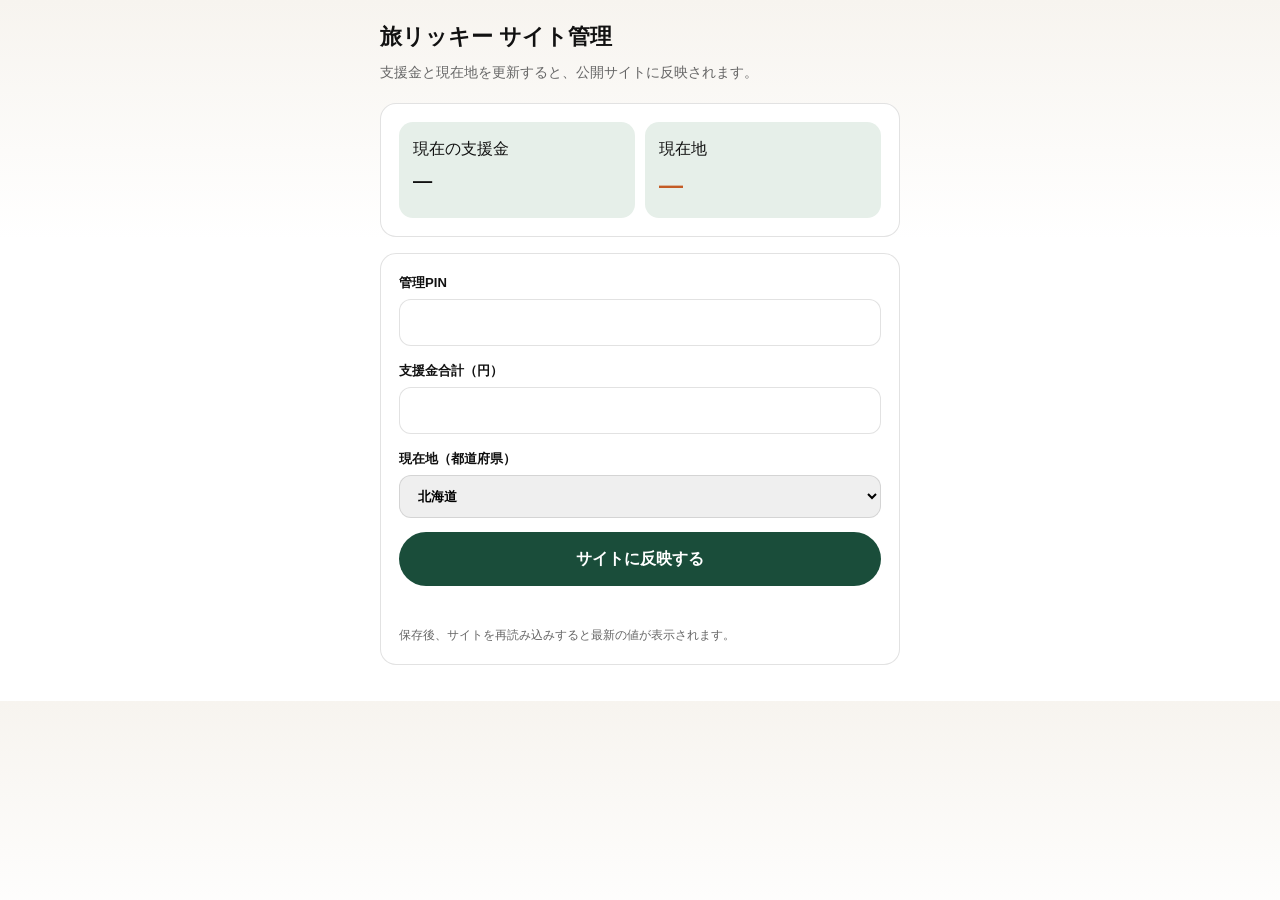
<file: gas/Admin.html>
<!doctype html>
<html lang="ja">
  <head>
    <base target="_top" />
    <meta charset="UTF-8" />
    <meta name="viewport" content="width=device-width, initial-scale=1.0" />
    <title>旅リッキー サイト管理</title>
    <style>
      :root {
        --green: #1a4d3a;
        --green-light: #e6efe9;
        --orange: #c45c26;
        --ink: #111;
        --muted: #666;
        --line: rgba(17, 17, 17, 0.12);
        --radius: 16px;
      }

      * {
        box-sizing: border-box;
      }

      body {
        margin: 0;
        padding: 20px;
        color: var(--ink);
        background: linear-gradient(180deg, #f7f4ef 0%, #fff 240px);
        font-family: "Hiragino Sans", "Noto Sans JP", sans-serif;
        line-height: 1.6;
      }

      .wrap {
        max-width: 520px;
        margin: 0 auto;
      }

      h1 {
        margin: 0 0 6px;
        font-size: 1.35rem;
      }

      .lead {
        margin: 0 0 20px;
        color: var(--muted);
        font-size: 0.88rem;
      }

      .card {
        margin-bottom: 16px;
        padding: 18px;
        border: 1px solid var(--line);
        border-radius: var(--radius);
        background: #fff;
      }

      label {
        display: block;
        margin-bottom: 14px;
        font-size: 0.82rem;
        font-weight: 700;
      }

      input,
      select {
        display: block;
        width: 100%;
        margin-top: 6px;
        padding: 12px 14px;
        border: 1px solid var(--line);
        border-radius: 12px;
        font: inherit;
      }

      button {
        width: 100%;
        padding: 14px 16px;
        border: 0;
        border-radius: 999px;
        color: #fff;
        background: var(--green);
        font: inherit;
        font-weight: 800;
        cursor: pointer;
      }

      button:disabled {
        opacity: 0.5;
        cursor: wait;
      }

      .status {
        min-height: 1.2em;
        margin-top: 12px;
        font-size: 0.82rem;
      }

      .status.ok {
        color: var(--green);
      }

      .status.error {
        color: #b42318;
      }

      .preview {
        display: grid;
        grid-template-columns: 1fr 1fr;
        gap: 10px;
      }

      .preview-box {
        padding: 14px;
        border-radius: 14px;
        background: var(--green-light);
      }

      .preview-box strong {
        display: block;
        margin-top: 4px;
        font-size: 1.2rem;
      }

      .preview-box.location strong {
        color: var(--orange);
        font-size: 1.5rem;
      }

      .hint {
        margin: 0;
        color: var(--muted);
        font-size: 0.75rem;
      }
    </style>
  </head>
  <body>
    <div class="wrap">
      <h1>旅リッキー サイト管理</h1>
      <p class="lead">支援金と現在地を更新すると、公開サイトに反映されます。</p>

      <div class="card preview">
        <div class="preview-box">
          <span>現在の支援金</span>
          <strong id="previewAmount">—</strong>
        </div>
        <div class="preview-box location">
          <span>現在地</span>
          <strong id="previewLocation">—</strong>
        </div>
      </div>

      <form class="card" id="adminForm">
        <label>
          管理PIN
          <input id="pin" type="password" inputmode="numeric" autocomplete="current-password" required />
        </label>

        <label>
          支援金合計（円）
          <input id="currentAmount" type="number" min="0" step="1" inputmode="numeric" required />
        </label>

        <label>
          現在地（都道府県）
          <select id="currentLocation" required></select>
        </label>

        <button type="submit" id="saveButton">サイトに反映する</button>
        <p class="status" id="status"></p>
        <p class="hint">保存後、サイトを再読み込みすると最新の値が表示されます。</p>
      </form>
    </div>

    <script>
      const PREFECTURES = [
        "北海道", "青森", "岩手", "宮城", "秋田", "山形", "福島",
        "茨城", "栃木", "群馬", "埼玉", "千葉", "東京", "神奈川",
        "新潟", "富山", "石川", "福井", "山梨", "長野", "岐阜", "静岡", "愛知",
        "三重", "滋賀", "京都", "大阪", "兵庫", "奈良", "和歌山",
        "鳥取", "島根", "岡山", "広島", "山口",
        "徳島", "香川", "愛媛", "高知",
        "福岡", "佐賀", "長崎", "熊本", "大分", "宮崎", "鹿児島", "沖縄",
      ];

      const pinInput = document.getElementById("pin");
      const amountInput = document.getElementById("currentAmount");
      const locationSelect = document.getElementById("currentLocation");
      const statusEl = document.getElementById("status");
      const saveButton = document.getElementById("saveButton");
      const previewAmount = document.getElementById("previewAmount");
      const previewLocation = document.getElementById("previewLocation");

      PREFECTURES.forEach((name) => {
        const option = document.createElement("option");
        option.value = name;
        option.textContent = name;
        locationSelect.append(option);
      });

      function formatYen(value) {
        return `${new Intl.NumberFormat("ja-JP").format(Number(value) || 0)}円`;
      }

      function setPreview(data) {
        previewAmount.textContent = formatYen(data.currentAmount);
        previewLocation.textContent = data.currentLocation || "—";
        amountInput.value = data.currentAmount || 0;
        locationSelect.value = data.currentLocation || "東京";
      }

      function setStatus(message, type) {
        statusEl.textContent = message;
        statusEl.className = `status ${type || ""}`;
      }

      function loadData() {
        google.script.run
          .withSuccessHandler((data) => {
            setPreview(data);
          })
          .withFailureHandler((error) => {
            setStatus(String(error.message || error), "error");
          })
          .getSiteData();
      }

      document.getElementById("adminForm").addEventListener("submit", (event) => {
        event.preventDefault();
        saveButton.disabled = true;
        setStatus("保存中…", "");

        google.script.run
          .withSuccessHandler((result) => {
            setPreview(result.data);
            setStatus("保存しました。サイトを再読み込みして確認してください。", "ok");
            saveButton.disabled = false;
          })
          .withFailureHandler((error) => {
            setStatus(String(error.message || error), "error");
            saveButton.disabled = false;
          })
          .saveFromAdmin({
            pin: pinInput.value,
            currentAmount: amountInput.value,
            currentLocation: locationSelect.value,
          });
      });

      loadData();
    </script>
  </body>
</html>
</file>
